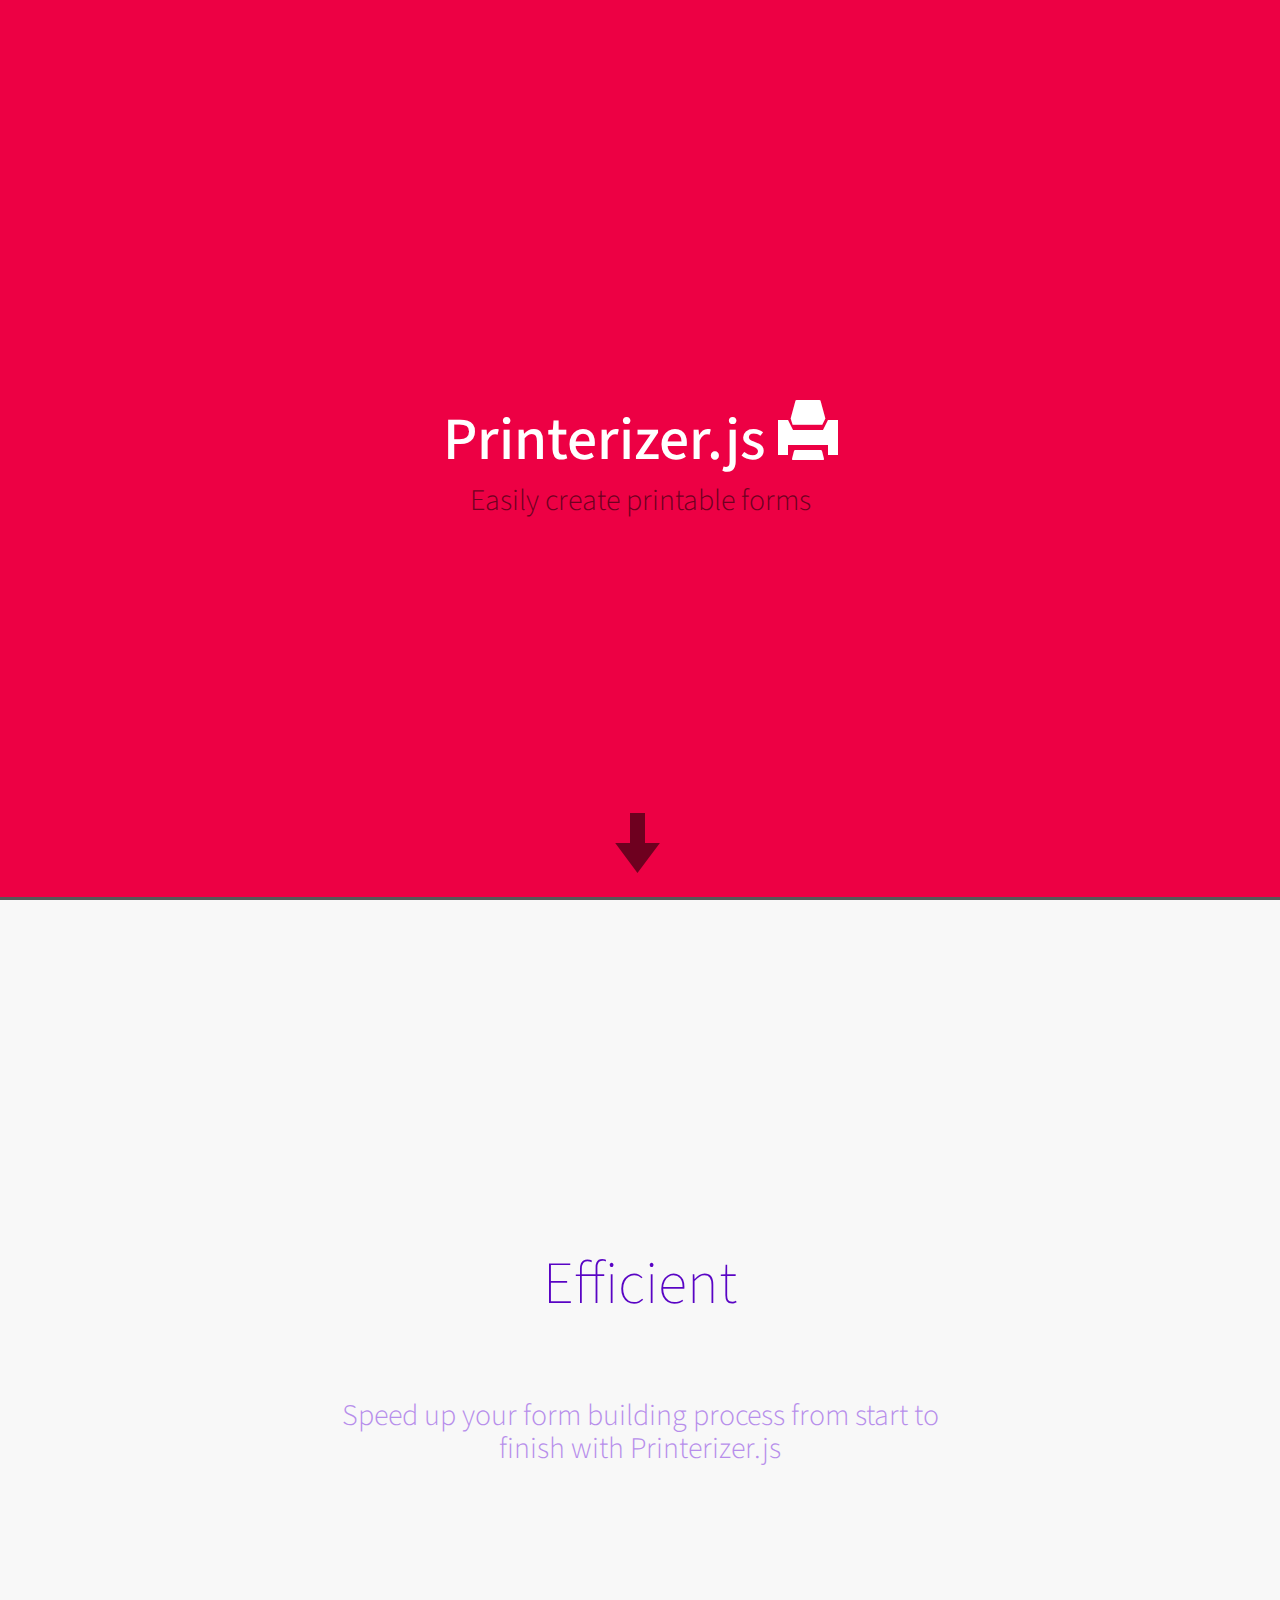
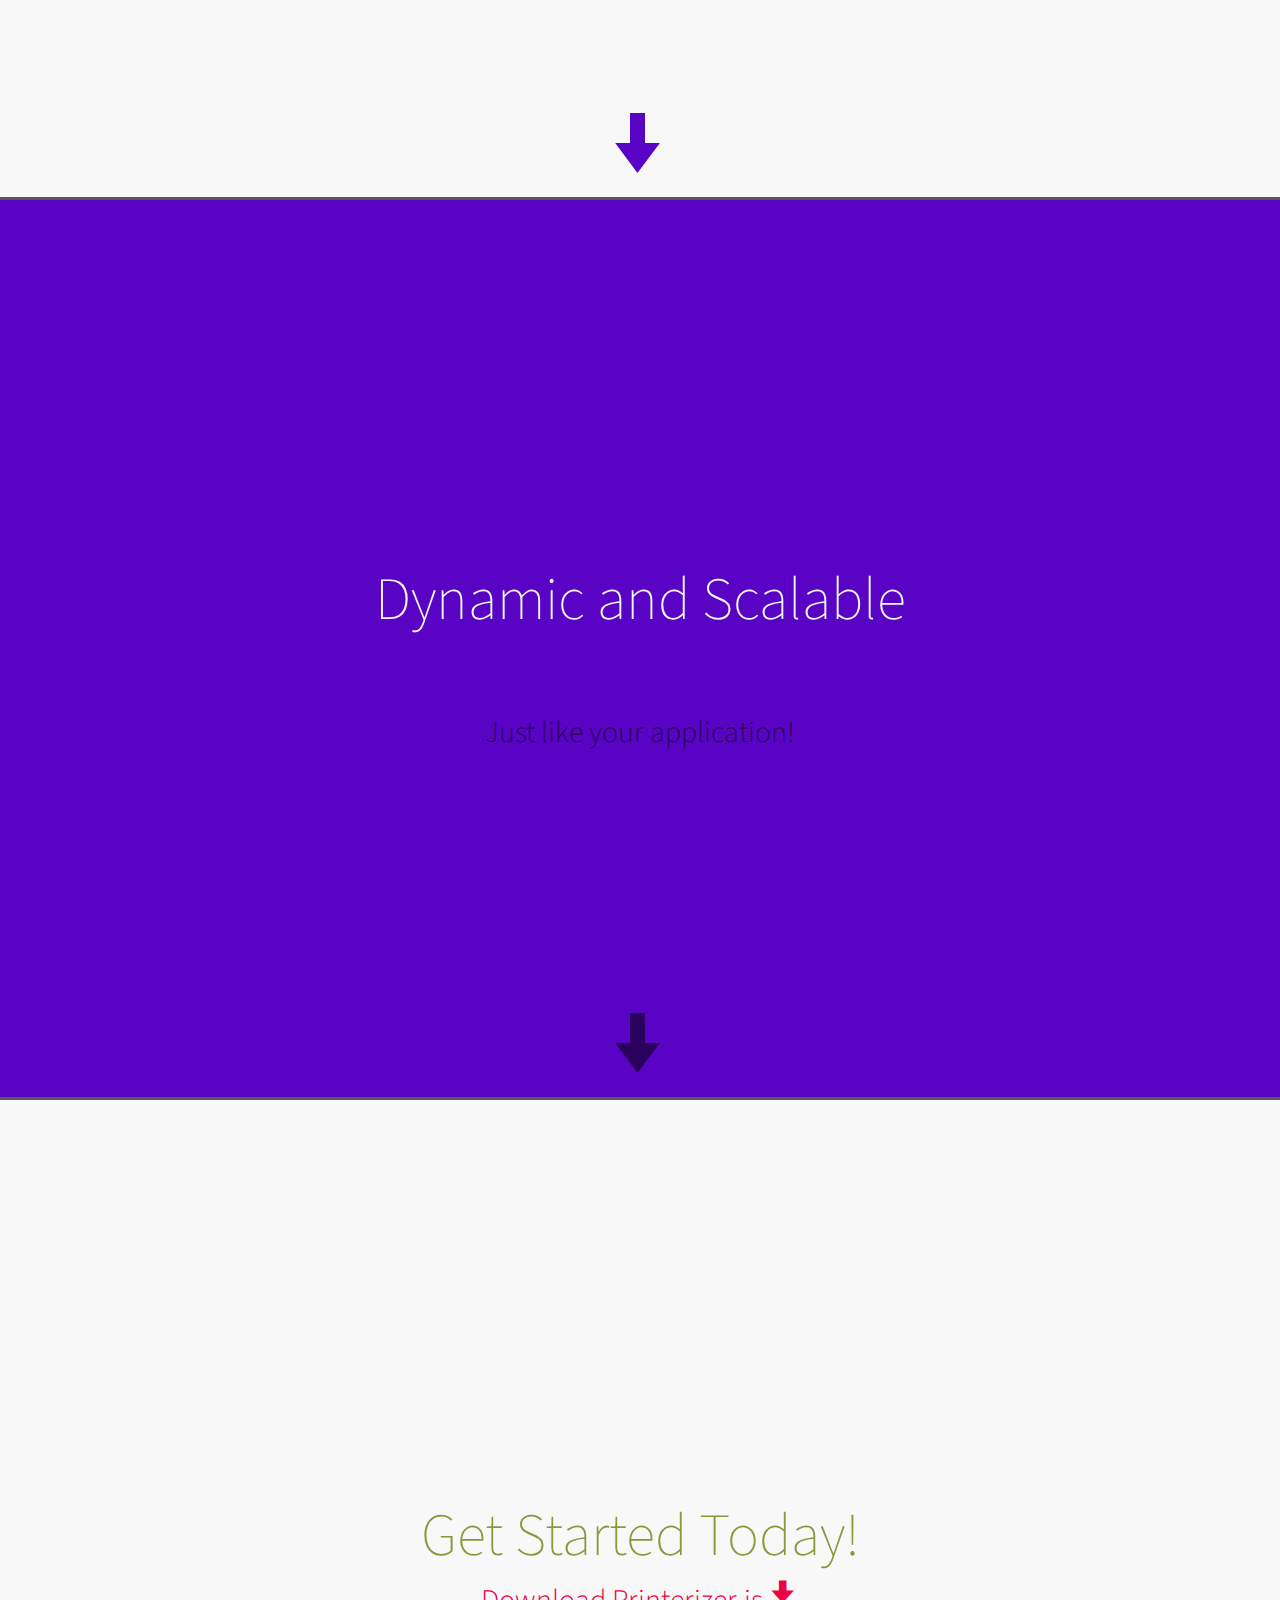
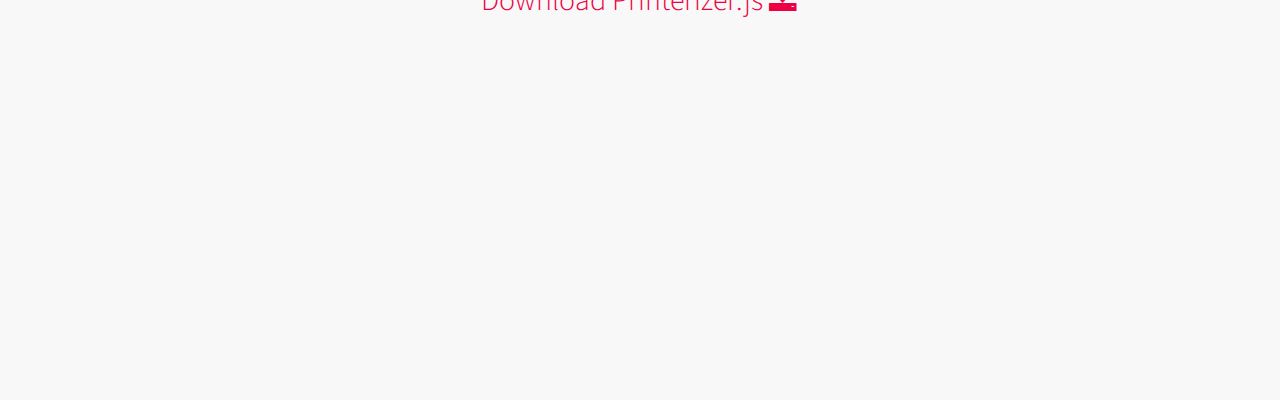
<file: index.html>
﻿<!DOCTYPE html>
<html>
<head>
    <meta name="viewport" content="width=device-width, maximum-scale=1">
    <!--Font-->
    <link href='http://fonts.googleapis.com/css?family=Source+Sans+Pro:200,300,400,600,700,900,200italic,300italic,400italic,600italic,700italic,900italic'
        rel='stylesheet' type='text/css'>
    <!--Bootstrap-->
    <link rel="stylesheet" href="css/bootstrap.css">
    <!--Custom CSS-->
    <link rel="stylesheet" href="css/custom.css">
    <link rel="stylesheet" href="css/scrollview.css">
    <title>Printerizer.js</title>
</head>
<body>
    <div id="mainheader" class="parentdiv text-center border-bot">
        <div class="container">
            <div class="content">
                <h1>
                    Printerizer.js <span class="glyphicon glyphicon-print"></span>
                </h1>
                <h2 class="lighter">
                    Easily create printable forms</h2>
            </div>
            <div class="next">
                <a class="scroll" href="#speed"><span
                    class="glyphicon glyphicon-arrow-down"></span></a>
            </div>
        </div>
    </div>

    <div id="speed" class="parentdiv text-center border-bot">
        <div class="container text-center">
            <div class="content">
                <h1 class="light">
                    Efficient
                </h1>
                <div   class="logo ">
                    <span data-position="left"  class="notViewed animBlock glyphicon glyphicon-play"></span><span data-position="left"  class="notViewed animBlock glyphicon glyphicon-play">
                    </span>
                </div>
                <h2 class="lighter">
                    Speed up your form building process from start to finish with Printerizer.js</h2>
            </div>
            <div class="next ">
                <a class="scroll" href="#scalable"><span class="glyphicon glyphicon-arrow-down"></span>
                </a>
            </div>
        </div>
    </div>
    <div id="scalable" class="parentdiv text-center border-bot ">
        <div class="container">
            <div class="content">
                <h1 class="light">
                    Dynamic and Scalable
                </h1>
                <div class="logo">
                    <span data-position="grow"  class="notViewed animBlock glyphicon glyphicon-resize-full"></span>
                </div>
                <h2 class="lighter ex text-center">
                    Just like your application!</h2>
            </div>
            <div class="next">
                <a class="scroll" href="#download"><span class="glyphicon glyphicon-arrow-down"></span>
                </a>
            </div>
        </div>
    </div>
    <div id="download" class="parentdiv text-center">
        <div class="container">
            <div class="content">
                <h1 class="light">
                    Get Started Today!
                </h1>
                <h2 class="lighter">
                    <a href="#">Download Printerizer.js <span class="glyphicon glyphicon-save"></span>
                    </a>
                </h2>
            </div>
        </div>
    </div>
    <!--Jquery-->
    <script src="http://code.jquery.com/jquery-1.10.1.min.js"></script>
    <!--CustomScript-->
    <script src="js/main.js"></script>
    <!--scrollview-->
    <script src="js/scrollview.js"></script>
</body>
</html>
</file>
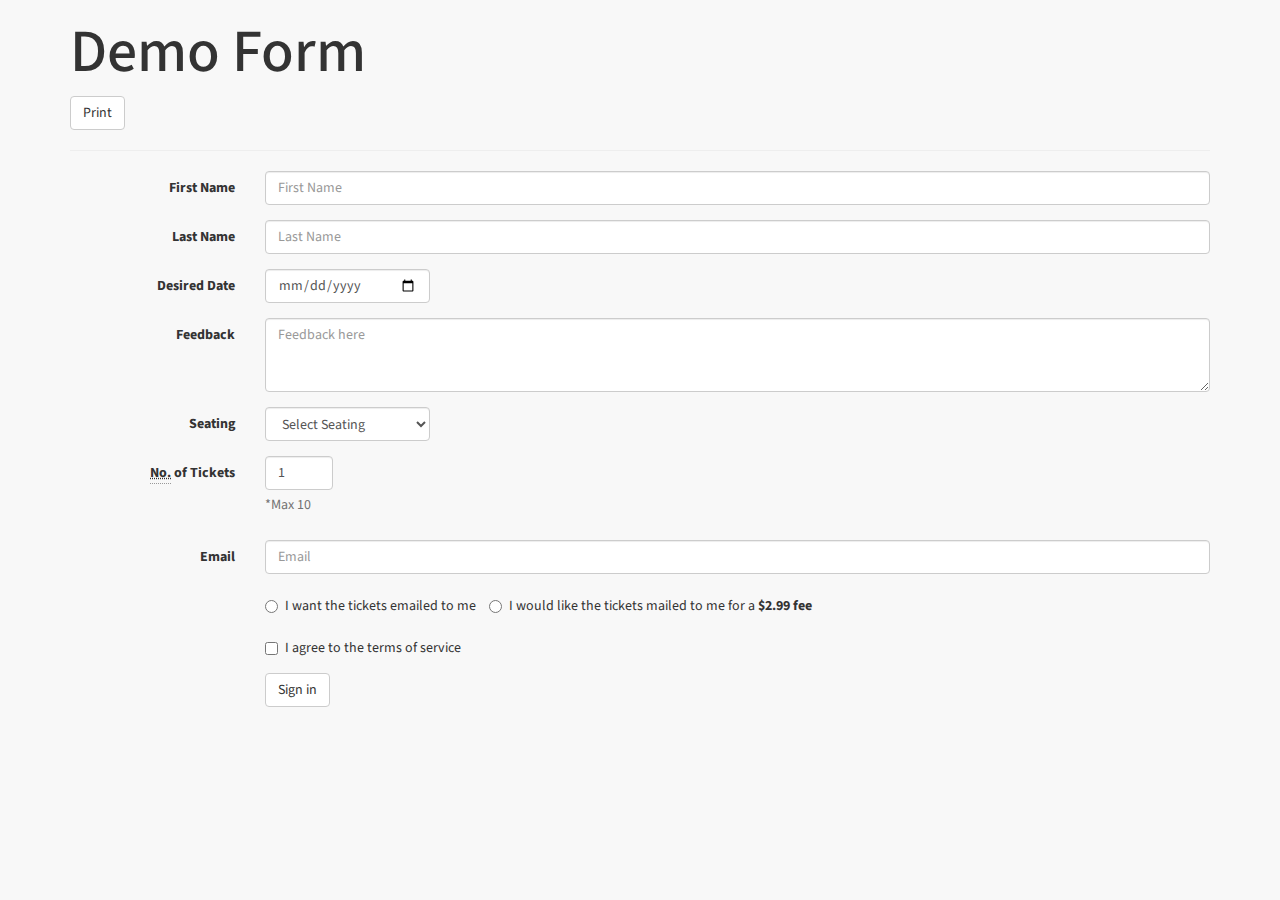
<file: demo.htm>
﻿<!DOCTYPE html>
<!DOCTYPE html>
<html>
<head>
    <meta name="viewport" content="width=device-width, maximum-scale=1">
    <!--Font-->
    <link href='http://fonts.googleapis.com/css?family=Source+Sans+Pro:200,300,400,600,700,900,200italic,300italic,400italic,600italic,700italic,900italic'
        rel='stylesheet' type='text/css'>
    <!--Bootstrap-->
    <link rel="stylesheet" href="css/bootstrap.css">
    <!--Custom CSS-->
    <link rel="stylesheet" href="css/custom.css">
    <title>Printerizer Demo</title>
</head>
<body>
    <div class="container">
        <h1>
            Demo Form</h1>
        <form id="demoForm" class="form-horizontal" role="form">
        <hr />
        <div class="form-group">
            <label for="inputFirst" class="col-sm-2 control-label">
                First Name</label>
            <div class="col-sm-10">
                <input type="text" class="form-control" required id="First" placeholder="First Name">
            </div>
        </div>
        <div class="form-group">
            <label for="inputLast" class="col-sm-2 control-label">
                Last Name</label>
            <div class="col-sm-10">
                <input type="text" class="form-control" required id="Last" placeholder="Last Name">
            </div>
        </div>
        <div class="form-group">
            <label for="inputLast" class="col-sm-2 control-label">
                Desired Date</label>
            <div class="col-sm-2">
                <input type="date" class="form-control" required id="Text1" placeholder="Last Name">
            </div>
        </div>
        <div class="form-group">
            <label for="inputFeedback" class="col-sm-2 control-label">
                Feedback</label>
            <div class="col-sm-10">
                <textarea minlength="1" required class="form-control" id="myTextArea" rows="3" cols="80"
                    placeholder="Feedback here"></textarea>
            </div>
        </div>
        <div class="form-group">
            <label for="inputSeatType" class="col-sm-2 control-label">
                Seating</label>
            <div class="col-sm-2">
                <select required class="form-control">
                    <option value="" selected="selected">Select Seating</option>
                    <option>Mezzanine </option>
                    <option>Orchestra </option>
                </select>
            </div>
        </div>
        <div class="form-group">
            <label class="col-sm-2 control-label" required for="numTickets">
                <abbr title="Number">
                    No.</abbr>
                of Tickets</label>
            <div class="col-sm-1">
                <input type="number" max="10" required class="form-control" id="numTickets" name="numTickets"
                    value="1">
                <span class="help-block">*Max 10</span>
            </div>
        </div>
        <div class="form-group">
            <label for="inputEmail" class="col-sm-2 control-label">
                Email</label>
            <div class="col-sm-10">
                <input type="email" class="form-control" required id="inputEmail" placeholder="Email">
            </div>
        </div>
        <div class="form-group">
            <div class="col-sm-offset-2 col-sm-10">
                <label class="radio-inline">
                    <input type="radio" name="optionsRadios" required id="optionsRadios2" value="option1">
                    I want the tickets emailed to me
                </label>
                <label class="radio-inline">
                    <input type="radio" name="optionsRadios" required id="Radio1" value="option2">
                    I would like the tickets mailed to me for a <b>$2.99 fee</b>
                </label>
            </div>
        </div>
        <div class="form-group">
            <div class="col-sm-offset-2 col-sm-10">
                <div class="checkbox">
                    <label>
                        <input type="checkbox">
                        I agree to the terms of service
                    </label>
                </div>
            </div>
        </div>
        <div class="form-group">
            <div class="col-sm-offset-2 col-sm-10">
                <button type="submit" class="btn btn-default">
                    Sign in</button>
            </div>
        </div>
        </form>
    </div>
    <!--AutoRefresh Script-->
    <script src="http://livejs.com/live.js"></script>
    <!--Jquery-->
    <script src="http://code.jquery.com/jquery-1.10.1.min.js"></script>
    <!--CustomScript-->
    <script src="js/printerizer.js"></script>
</body>
</html>
</file>
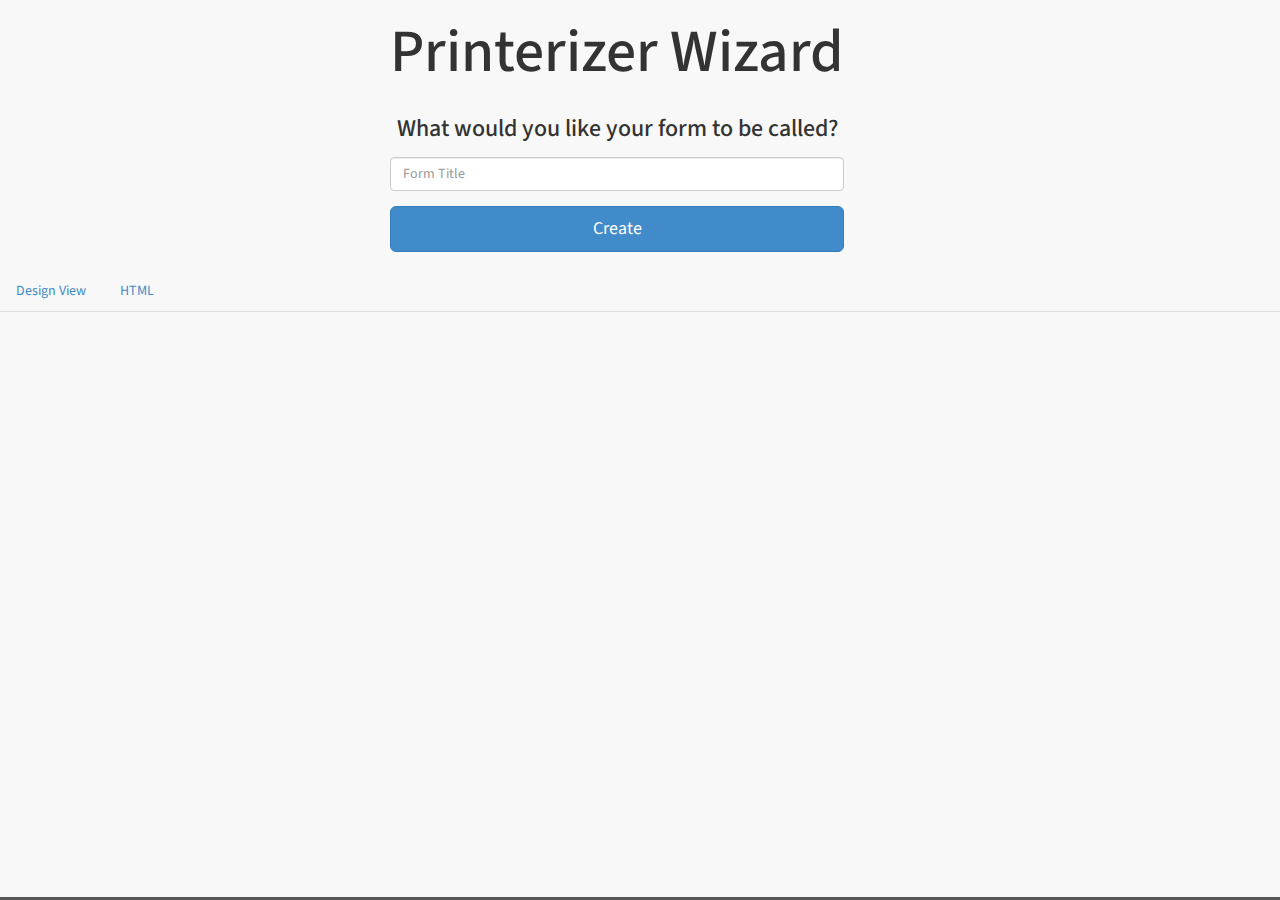
<file: wiz.html>
﻿<!DOCTYPE html PUBLIC "-//W3C//DTD XHTML 1.0 Transitional//EN" "http://www.w3.org/TR/xhtml1/DTD/xhtml1-transitional.dtd">
<html xmlns="http://www.w3.org/1999/xhtml">
<head>
    <meta name="viewport" content="width=device-width, maximum-scale=1">
    <!--Font-->
    <link href='http://fonts.googleapis.com/css?family=Source+Sans+Pro:200,300,400,600,700,900,200italic,300italic,400italic,600italic,700italic,900italic'
        rel='stylesheet' type='text/css'>
    <!--Bootstrap-->
    <link rel="stylesheet" href="css/bootstrap.css">
    <!--Custom CSS-->
    <link rel="stylesheet" href="css/custom.css">
    <!--Animate CSS-->
    <link rel="stylesheet" href="css/animate.css">
    <title>Printerizer Wiz</title>
</head>
<body>
    <div class="tophalf parentdiv text-center border-bot">
        <div class="container">
            <div class="content">
                <div id="formcreate" class="absolutize">
                    <form onsubmit="printerized.createForm()">
                    <div class="form-group">
                        <h1>
                            Printerizer Wizard</h1>
                        <label for="formTitle">
                            <h3>
                                What would you like your form to be called?</h3>
                        </label>
                        <input class="form-control" type="text" placeholder="Form Title" id="formTitle" required="required">
                    </div>
                    <div class="button">
                        <button id="createForm" class="btn btn-primary btn-lg btn-block">
                            Create</button>
                    </div>
                    </form>
                </div>
                <div id="inputCreatorContainer" class="hidden text-left">
                    <form id="formInputCreator" action="#">
                    <label for="inputselector">
                        Select a form element</label>
                    <select id="inputselector" class="form-control">
                        <option value="">Select a form element</option>
                        <option>TextBox</option>
                        <option>CheckBox</option>
                    </select>
                    <div class="wizCreatorContainer">
                    </div>
                    </form>
                </div>
            </div>
        </div>
    </div>
    <div class="bottomhalf text
    border-bot">
        <!-- Nav tabs -->
        <ul class="nav nav-tabs">
            <li><a href="#design" data-toggle="tab">Design View</a></li>
            <li><a href="#HTML" data-toggle="tab">HTML</a></li>
        </ul>
        <!-- Tab
    panes -->
        <div class="tab-content">
            <div class="tab-pane active" id="design">
                <div class="container" style="width: 70%">
                    <form id="wizForm">
                    <h1 class="lighter" id="formHeader">
                    </h1>
                    </form>
                </div>
            </div>
            <div class="tab-pane" id="HTML">
                <div class="container" style="margin:5px;">
                    <code class="prettyprint lang-html"></code></div>
            </div>
            <div class="tab-pane" id="messages">
                ...</div>
            <div class="tab-pane" id="settings">
                ...</div>
        </div>
    </div>
    <!--Jquery-->
    <script src="http://code.jquery.com/jquery-1.10.1.min.js"></script>
    <script src="js/bootstrap.js"></script>
    <!--CustomScript-->
    <script src="js/printerizerWiz.js"></script>
    <script src="https://google-code-prettify.googlecode.com/svn/loader/run_prettify.js"></script>
</body>
</html>
</file>
<file: css/custom.css>
﻿*
{
    /*font-family: "Helvetica Neue",Helvetica,'Source Sans Pro',Arial,sans-serif;*/
    margin: 0;
    padding: 0;
}
body
{
    background-color: #f8f8f8;
}
body, html
{
    height: 100%;
}

.parentdiv .container
{
    vertical-align: middle;
    display: table-cell;
    position: relative;
}
.parentdiv .container .content
{
    width: 100%;
}
h1
{
    font-size: 60px;
}


.light
{
    font-weight: 200;
}
.lighter
{
    font-weight: 300;
}
#mainheader
{
    background-color: #ed0044;
    color: white;
}
#mainheader h2
{
    color: #6e001f;
}
.border-bot
{
    border-bottom: 3px solid #585858;
}

.logo
{
    font-size: 50px;
}
#speed
{
    background-color: #f8f8f8;
}
#scalable .logo
{
    color: #ed0044;
}
#speed .logo span
{
    color: #cbf800;
}
#speed .logo span:first-child
{
    color: #eafd97;
}
#speed h1
{
    color: #5904c4;
}
#speed h2
{
    color: #b78eeb;
}

.parentdiv
{
    display: table;
    position: relative;
    height: 100%;
    width: 100%;
}
.parentdiv .container
{
    padding-right: 0px;
    padding-left: 0px;
}
#scalable
{
    background-color: #5904c4;
    color: #f8f8f8;
}
#scalable h2
{
    color: #29005b;
}

#download h2, #download a, #download a:hover
{
    color: #ed0044;
}

#download h1
{
    color: #88993b;
}
#download
{
    background-color: #f8f8f8;
}
.next
{
    position: absolute;
    text-align: center;
    width: 100%;
    bottom: inherit;
    bottom: 0;
    margin-top: 25%;
}
.next a
{
    font-size: 60px;
    padding: 30px;
    bottom: 10%;
    width: 100%;
}
@media (max-width: 1200px)
{
    .parentdiv .container .next a
    {
        font-size: 60px;
    }
}
@media (max-width: 992px)
{
    .parentdiv .container .next a
    {
        font-size: 50px;
    }
}
@media (max-width: 768px)
{
    .parentdiv .container .next a
    {
        font-size: 40px;
    }
}

#mainheader .next a
{
    color: #6e001f;
}
#mainheader .next a:hover
{
    color: white;
}
#speed .next a
{
    color: #5904c4;
}
#speed .next a:hover
{
    color: #cbf800;
}
#scalable .next a
{
    color: #29005b;
}
#scalable .next a:hover
{
    color: #ed0044;
}

@media (min-width: 768px)
{
    .parentdiv .container h2
    {
        margin: 0 auto;
        width: 50%;
        left: 0;
    }
}

@media (max-width: 768px)
{
    .parentdiv .container h2
    {
        margin: 0 auto;
        width: 95%;
        left: 0;
    }
}




.tophalf
{
    height: 30%;
    border:0;

}
.tophalf .container .content
{
    width:500px;
    margin:auto;
}

.bottomhalf
{
    border-top:5px;
    height:70%;
    margin:0;
    padding:0;
}
.absolutize
{
    position:absolute;
    top:0;
}
</file>
<file: css/scrollview.css>
/** animated boxes **/
.animBlock {
  display: inline-block;
  opacity: 0;
  filter: alpha(opacity=0);
  position: relative;
  -webkit-transition: all .55s ease-in;
  -moz-transition: all .55s ease-in;
  -ms-transition: all .55s ease-in;
  -o-transition: all .55s ease-in;
  transition: all .55s ease-in;
}
.animBlock[data-position="shrink"] { font-size: 100%; }
.animBlock[data-position="grow"] { font-size: 10%; }
.animBlock[data-position="left"] { left: -20%; }
.animBlock[data-position="right"] { right: -20%; }

.animBlock[data-position="small"].viewed {
   font-size: 50%;
  opacity: 1;
  filter: alpha(opacity=100);
}
.animBlock[data-position="grow"].viewed {
   font-size: 100%;
  opacity: 1;
  filter: alpha(opacity=100);
}

.animBlock[data-position="left"].viewed {
  left: 0%;
  opacity: 1;
  filter: alpha(opacity=100);
}
.animBlock[data-position="right"].viewed {
  right: 0%;
  opacity: 1;
  filter: alpha(opacity=100);
}
</file>
